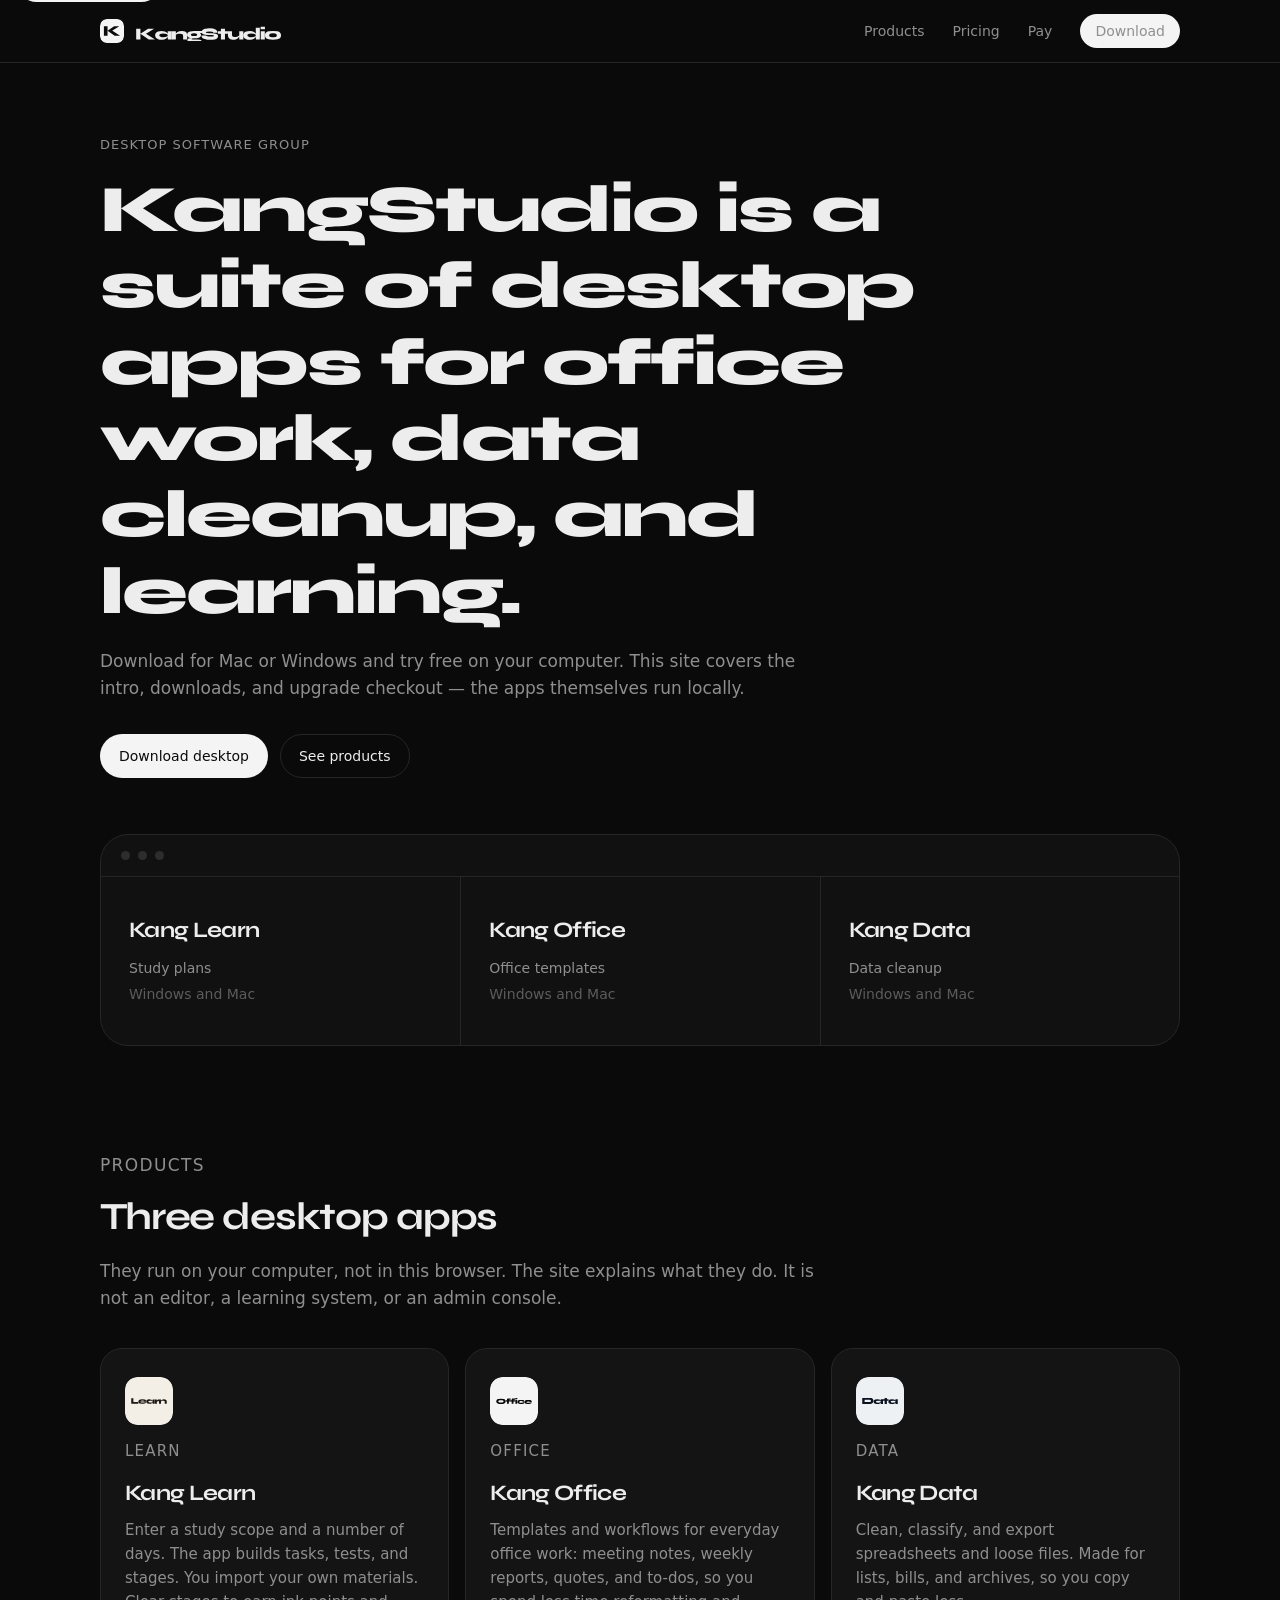
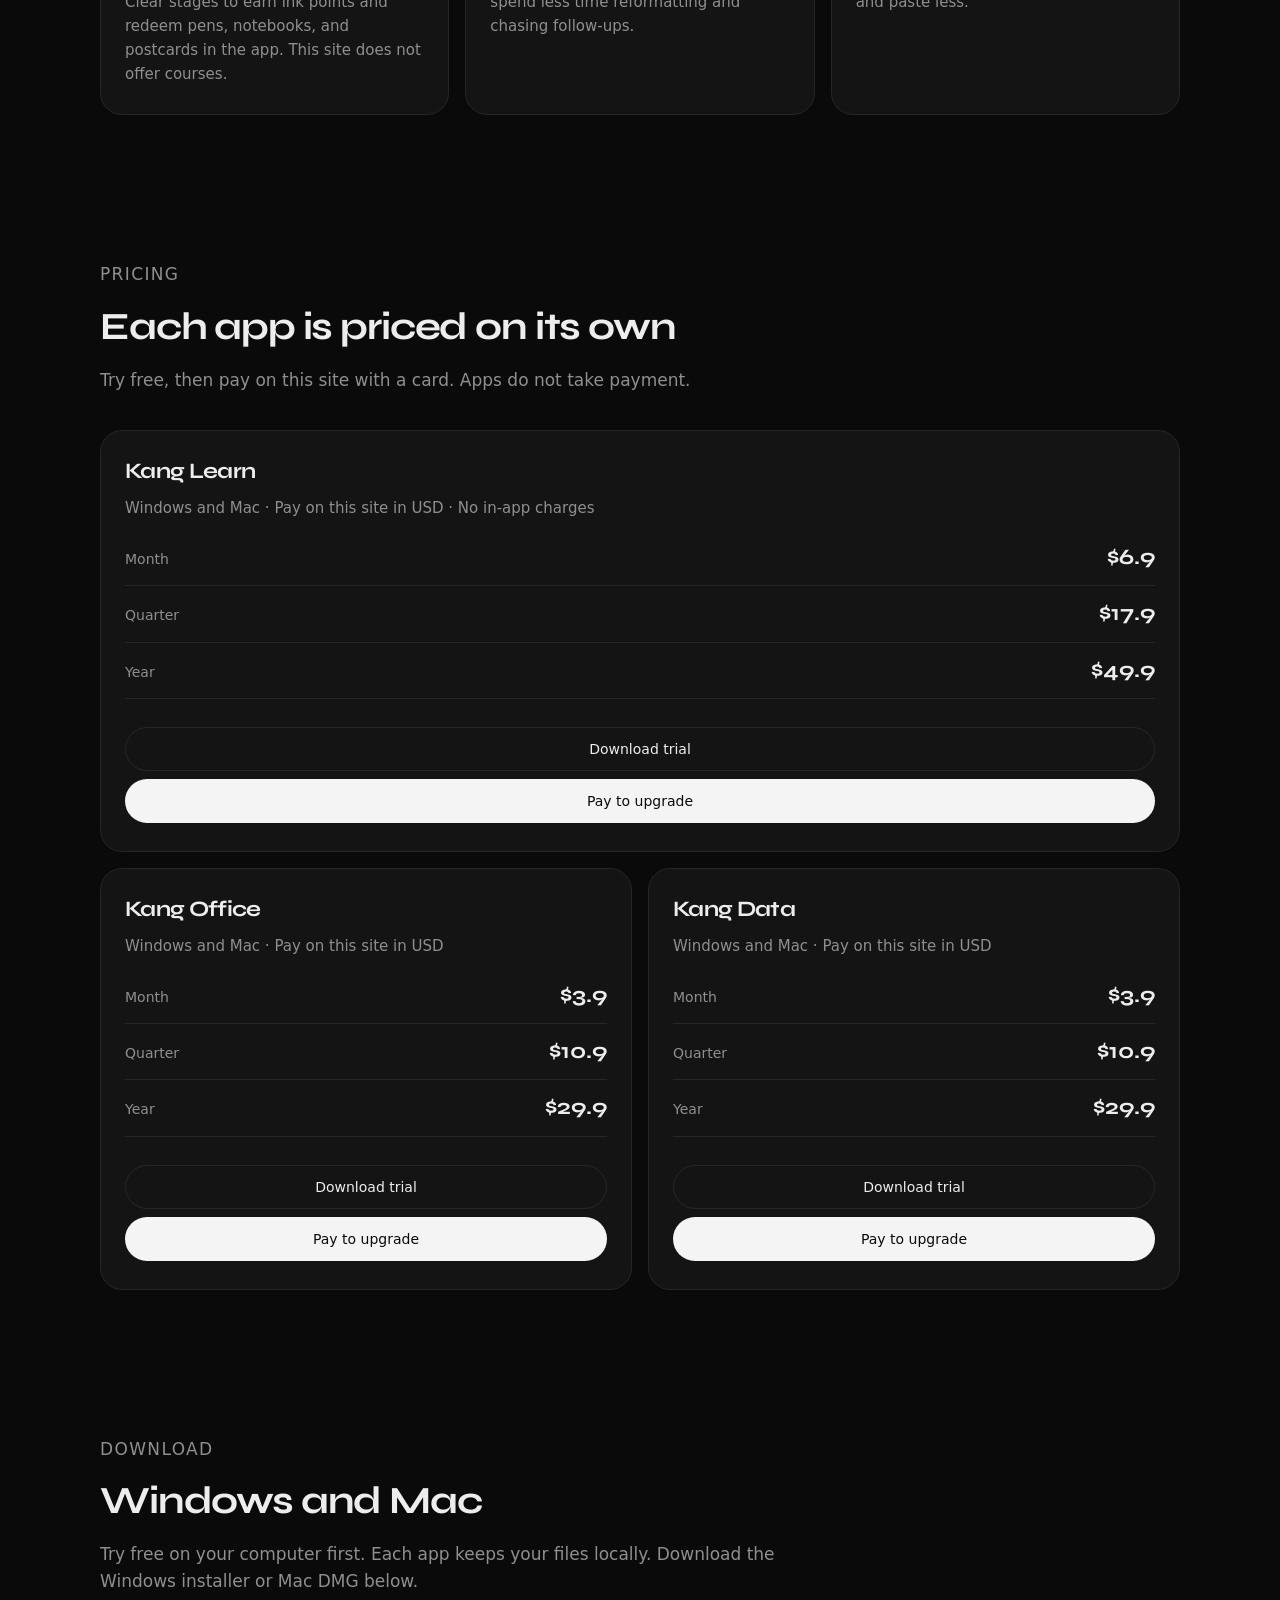
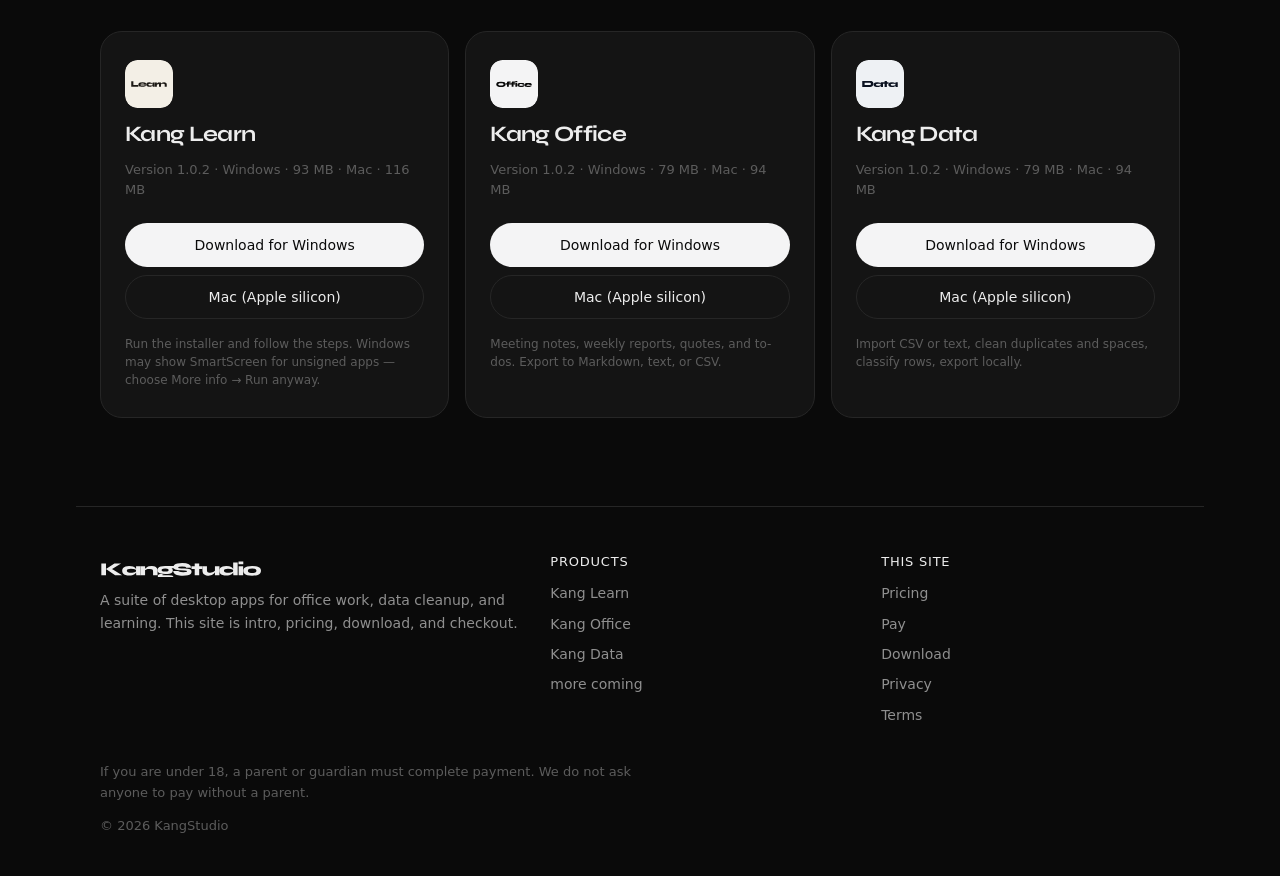
<file: index.html>
<!DOCTYPE html>
<html lang="en">
<head>
  <meta charset="utf-8">
  <meta name="viewport" content="width=device-width, initial-scale=1">
  <title>KangStudio · Desktop apps for office, data, and learning</title>
  <meta name="description" content="KangStudio is a suite of desktop apps for office work, data cleanup, and learning. Download for Mac, try free on your computer, then come back here if you upgrade.">
  <link rel="canonical" href="https://kang998851.github.io/">
  <link rel="icon" href="favicon.svg" type="image/svg+xml">
  <link rel="preconnect" href="https://fonts.googleapis.com">
  <link rel="preconnect" href="https://fonts.gstatic.com" crossorigin>
  <link href="https://fonts.googleapis.com/css2?family=Syne:wght@500;600;700;800&display=swap" rel="stylesheet">
  <link rel="stylesheet" href="styles.css">
</head>
<body>
  <a class="skip" href="#main">Skip to content</a>

  <header class="site-header">
    <div class="header-inner">
      <a class="brand" href="index.html#top" aria-label="KangStudio home">
        <svg class="brand-mark" viewBox="0 0 32 32" width="24" height="24" aria-hidden="true">
          <rect width="32" height="32" rx="8.5" fill="currentColor"/>
          <path fill="#0a0a0a" d="M15.57 16.1V15.01L26.8 22.23H19.56L10.03 15.61L18.82 9.77H25.75ZM5.2 9.77H10.06V22.23H5.2Z"/>
        </svg>
        <span class="brand-type" aria-hidden="true"></span>
      </a>

      <input class="nav-check" type="checkbox" id="nav-toggle">
      <label class="nav-toggle" for="nav-toggle">
        <span class="sr-only">Open menu</span>
        <span class="nav-toggle-bar"></span>
      </label>

      <nav class="nav" aria-label="Site">
        <a href="index.html#products">Products</a>
        <a href="index.html#pricing">Pricing</a>
        <a href="checkout.html">Pay</a>
        <a class="btn btn-solid btn-sm" href="index.html#download">Download</a>
      </nav>
    </div>
  </header>

  <main id="main">
    <section class="hero" id="top">
      <p class="eyebrow">Desktop software group</p>
      <h1>KangStudio is a suite of desktop apps for office work, data cleanup, and learning.</h1>
      <p class="lede">Download for Mac or Windows and try free on your computer. This site covers the intro, downloads, and upgrade checkout — the apps themselves run locally.</p>
      <div class="hero-actions">
        <a class="btn btn-solid" href="index.html#download">Download desktop</a>
        <a class="btn btn-ghost" href="index.html#products">See products</a>
      </div>

      <div class="suite" aria-hidden="true">
        <div class="suite-chrome">
          <span></span><span></span><span></span>
        </div>
        <div class="suite-grid">
          <article>
            <p class="suite-name">Kang Learn</p>
            <p>Study plans</p>
            <p>Windows and Mac</p>
          </article>
          <article>
            <p class="suite-name">Kang Office</p>
            <p>Office templates</p>
            <p>Windows and Mac</p>
          </article>
          <article>
            <p class="suite-name">Kang Data</p>
            <p>Data cleanup</p>
            <p>Windows and Mac</p>
          </article>
        </div>
      </div>
    </section>

    <section class="section" id="products">
      <div class="section-head">
        <p class="eyebrow">Products</p>
        <h2>Three desktop apps</h2>
        <p>They run on your computer, not in this browser. The site explains what they do. It is not an editor, a learning system, or an admin console.</p>
      </div>

      <div class="card-grid">
        <article class="card">
          <img class="product-logo" src="logos/kang-learn.svg" width="48" height="48" alt="">
          <p class="card-kicker">Learn</p>
          <h3>Kang Learn</h3>
          <p>Enter a study scope and a number of days. The app builds tasks, tests, and stages. You import your own materials. Clear stages to earn ink points and redeem pens, notebooks, and postcards in the app. This site does not offer courses.</p>
        </article>
        <article class="card">
          <img class="product-logo" src="logos/kang-office.svg" width="48" height="48" alt="">
          <p class="card-kicker">Office</p>
          <h3>Kang Office</h3>
          <p>Templates and workflows for everyday office work: meeting notes, weekly reports, quotes, and to-dos, so you spend less time reformatting and chasing follow-ups.</p>
        </article>
        <article class="card">
          <img class="product-logo" src="logos/kang-data.svg" width="48" height="48" alt="">
          <p class="card-kicker">Data</p>
          <h3>Kang Data</h3>
          <p>Clean, classify, and export spreadsheets and loose files. Made for lists, bills, and archives, so you copy and paste less.</p>
        </article>
      </div>
    </section>

    <section class="section" id="pricing">
      <div class="section-head">
        <p class="eyebrow">Pricing</p>
        <h2>Each app is priced on its own</h2>
        <p>Try free, then pay on this site with a card. Apps do not take payment.</p>
      </div>

      <div class="pricing-wrap">
        <div class="card-grid pricing-grid">
          <article class="card price-card price-learn">
            <h3>Kang Learn</h3>
            <p class="price-note">Windows and Mac · Pay on this site in USD · No in-app charges</p>
            <ul class="price-list">
              <li><span>Month</span><strong>$6.9</strong></li>
              <li><span>Quarter</span><strong>$17.9</strong></li>
              <li><span>Year</span><strong>$49.9</strong></li>
            </ul>
            <div class="price-actions">
              <a class="btn btn-ghost btn-block" href="index.html#download">Download trial</a>
              <a class="btn btn-solid btn-block" href="checkout.html?product=learn">Pay to upgrade</a>
            </div>
          </article>

          <article class="card price-card">
            <h3>Kang Office</h3>
            <p class="price-note">Windows and Mac · Pay on this site in USD</p>
            <ul class="price-list">
              <li><span>Month</span><strong>$3.9</strong></li>
              <li><span>Quarter</span><strong>$10.9</strong></li>
              <li><span>Year</span><strong>$29.9</strong></li>
            </ul>
            <div class="price-actions">
              <a class="btn btn-ghost btn-block" href="index.html#download">Download trial</a>
              <a class="btn btn-solid btn-block" href="checkout.html?product=office">Pay to upgrade</a>
            </div>
          </article>

          <article class="card price-card">
            <h3>Kang Data</h3>
            <p class="price-note">Windows and Mac · Pay on this site in USD</p>
            <ul class="price-list">
              <li><span>Month</span><strong>$3.9</strong></li>
              <li><span>Quarter</span><strong>$10.9</strong></li>
              <li><span>Year</span><strong>$29.9</strong></li>
            </ul>
            <div class="price-actions">
              <a class="btn btn-ghost btn-block" href="index.html#download">Download trial</a>
              <a class="btn btn-solid btn-block" href="checkout.html?product=data">Pay to upgrade</a>
            </div>
          </article>
        </div>
      </div>
    </section>

    <section class="section" id="download">
      <div class="section-head">
        <p class="eyebrow">Download</p>
        <h2>Windows and Mac</h2>
        <p>Try free on your computer first. Each app keeps your files locally. Download the Windows installer or Mac DMG below.</p>
      </div>

      <div class="card-grid">
        <article class="card download-card" data-download-app="learn">
          <img class="product-logo" src="logos/kang-learn.svg" width="48" height="48" alt="">
          <h3>Kang Learn</h3>
          <p class="muted" data-download-note>Checking for Mac build…</p>
          <div class="download-actions">
            <a class="btn btn-solid btn-block is-disabled" data-download-win aria-disabled="true">Download for Windows</a>
            <a class="btn btn-ghost btn-block is-disabled" data-download-mac aria-disabled="true">Mac (Apple silicon)</a>
          </div>
          <p class="hint">Run the installer and follow the steps. Windows may show SmartScreen for unsigned apps — choose More info → Run anyway.</p>
        </article>
        <article class="card download-card" data-download-app="office">
          <img class="product-logo" src="logos/kang-office.svg" width="48" height="48" alt="">
          <h3>Kang Office</h3>
          <p class="muted" data-download-note>Checking for Mac build…</p>
          <div class="download-actions">
            <a class="btn btn-solid btn-block is-disabled" data-download-win aria-disabled="true">Download for Windows</a>
            <a class="btn btn-ghost btn-block is-disabled" data-download-mac aria-disabled="true">Mac (Apple silicon)</a>
          </div>
          <p class="hint">Meeting notes, weekly reports, quotes, and to-dos. Export to Markdown, text, or CSV.</p>
        </article>
        <article class="card download-card" data-download-app="data">
          <img class="product-logo" src="logos/kang-data.svg" width="48" height="48" alt="">
          <h3>Kang Data</h3>
          <p class="muted" data-download-note>Checking for Mac build…</p>
          <div class="download-actions">
            <a class="btn btn-solid btn-block is-disabled" data-download-win aria-disabled="true">Download for Windows</a>
            <a class="btn btn-ghost btn-block is-disabled" data-download-mac aria-disabled="true">Mac (Apple silicon)</a>
          </div>
          <p class="hint">Import CSV or text, clean duplicates and spaces, classify rows, export locally.</p>
        </article>
      </div>
    </section>
  </main>

  <footer class="site-footer">
    <div class="footer-grid">
      <div>
        <p class="brand footer-brand"><span class="brand-type" aria-hidden="true"></span><span class="sr-only">KangStudio</span></p>
        <p>A suite of desktop apps for office work, data cleanup, and learning. This site is intro, pricing, download, and checkout.</p>
      </div>
      <div>
        <h2>Products</h2>
        <ul>
          <li><a href="index.html#products">Kang Learn</a></li>
          <li><a href="index.html#products">Kang Office</a></li>
          <li><a href="index.html#products">Kang Data</a></li>
          <li>more coming</li>
        </ul>
      </div>
      <div>
        <h2>This site</h2>
        <ul>
          <li><a href="index.html#pricing">Pricing</a></li>
          <li><a href="checkout.html">Pay</a></li>
          <li><a href="index.html#download">Download</a></li>
          <li><a href="privacy.html">Privacy</a></li>
          <li><a href="terms.html">Terms</a></li>
        </ul>
      </div>
    </div>
    <p class="footer-legal">If you are under 18, a parent or guardian must complete payment. We do not ask anyone to pay without a parent.</p>
    <p class="footer-copy">© 2026 KangStudio</p>
  </footer>
  <script src="download.js"></script>
</body>
</html>
</file>
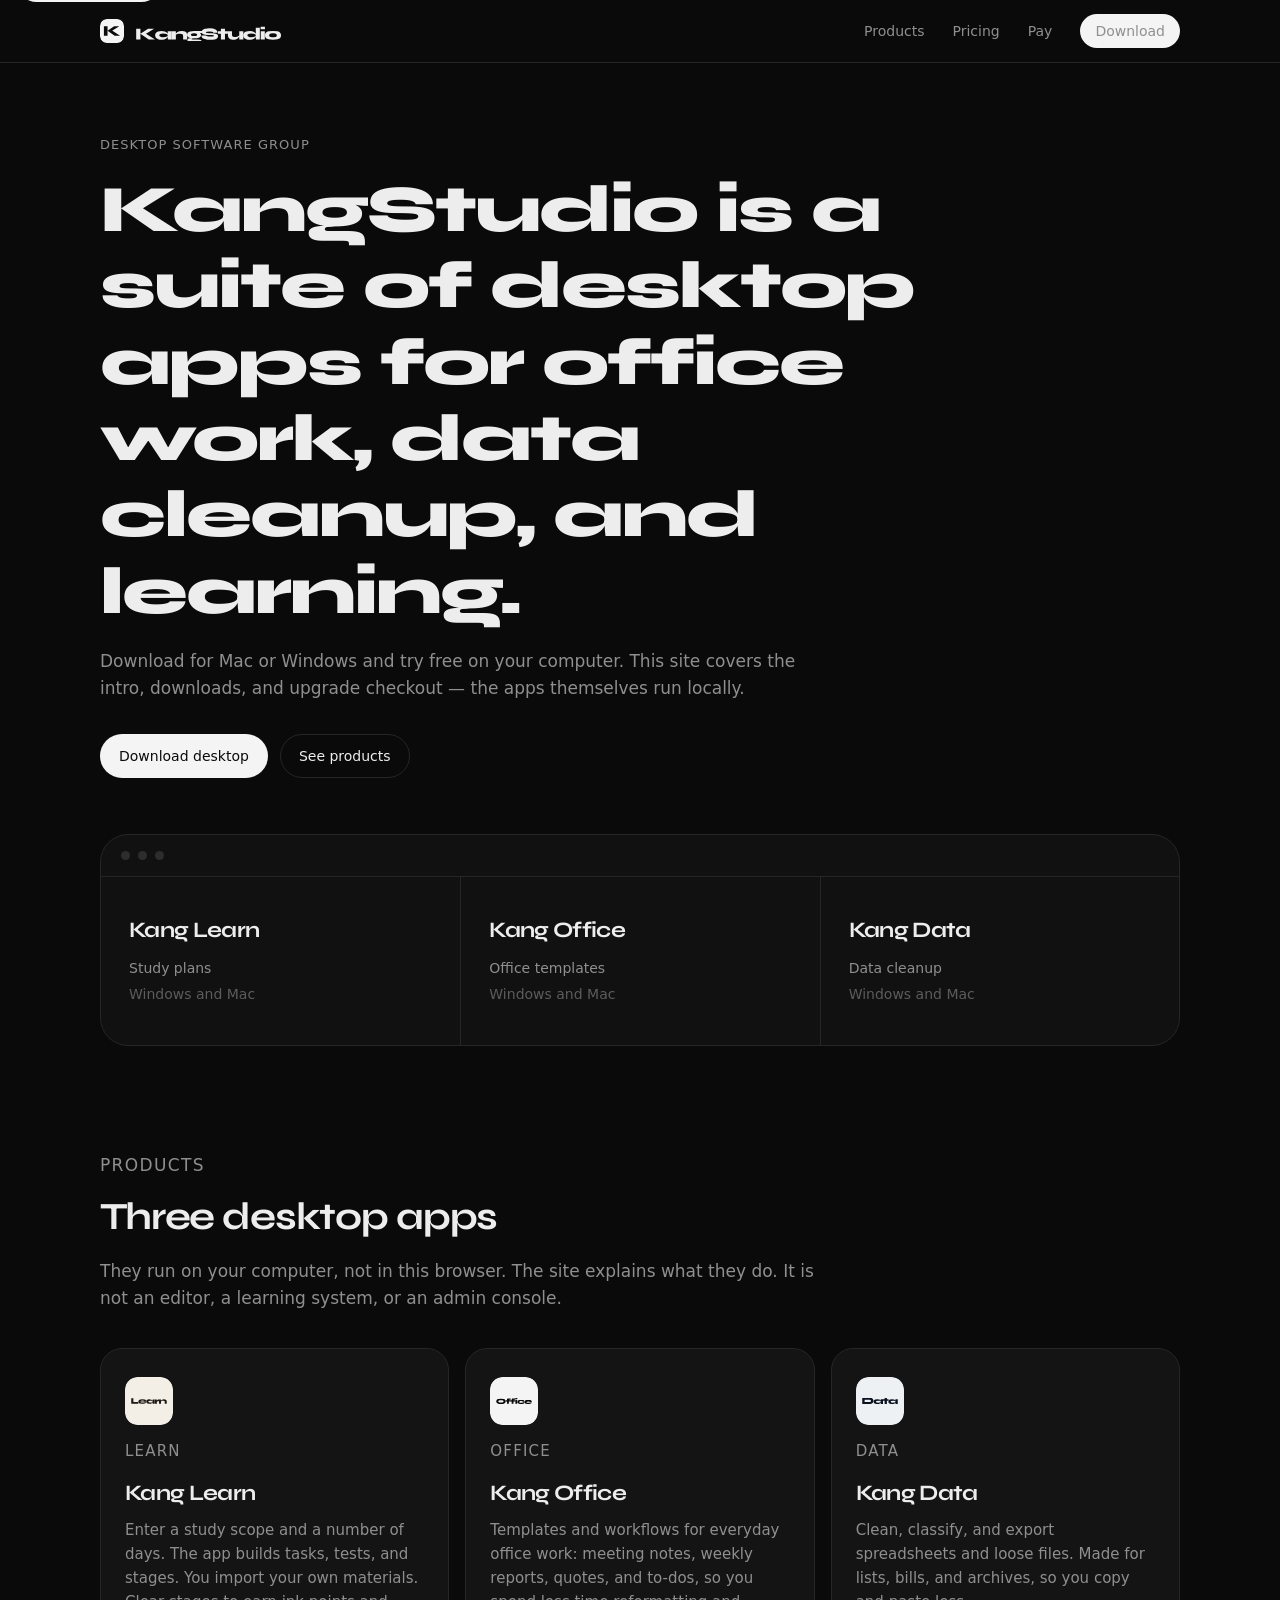
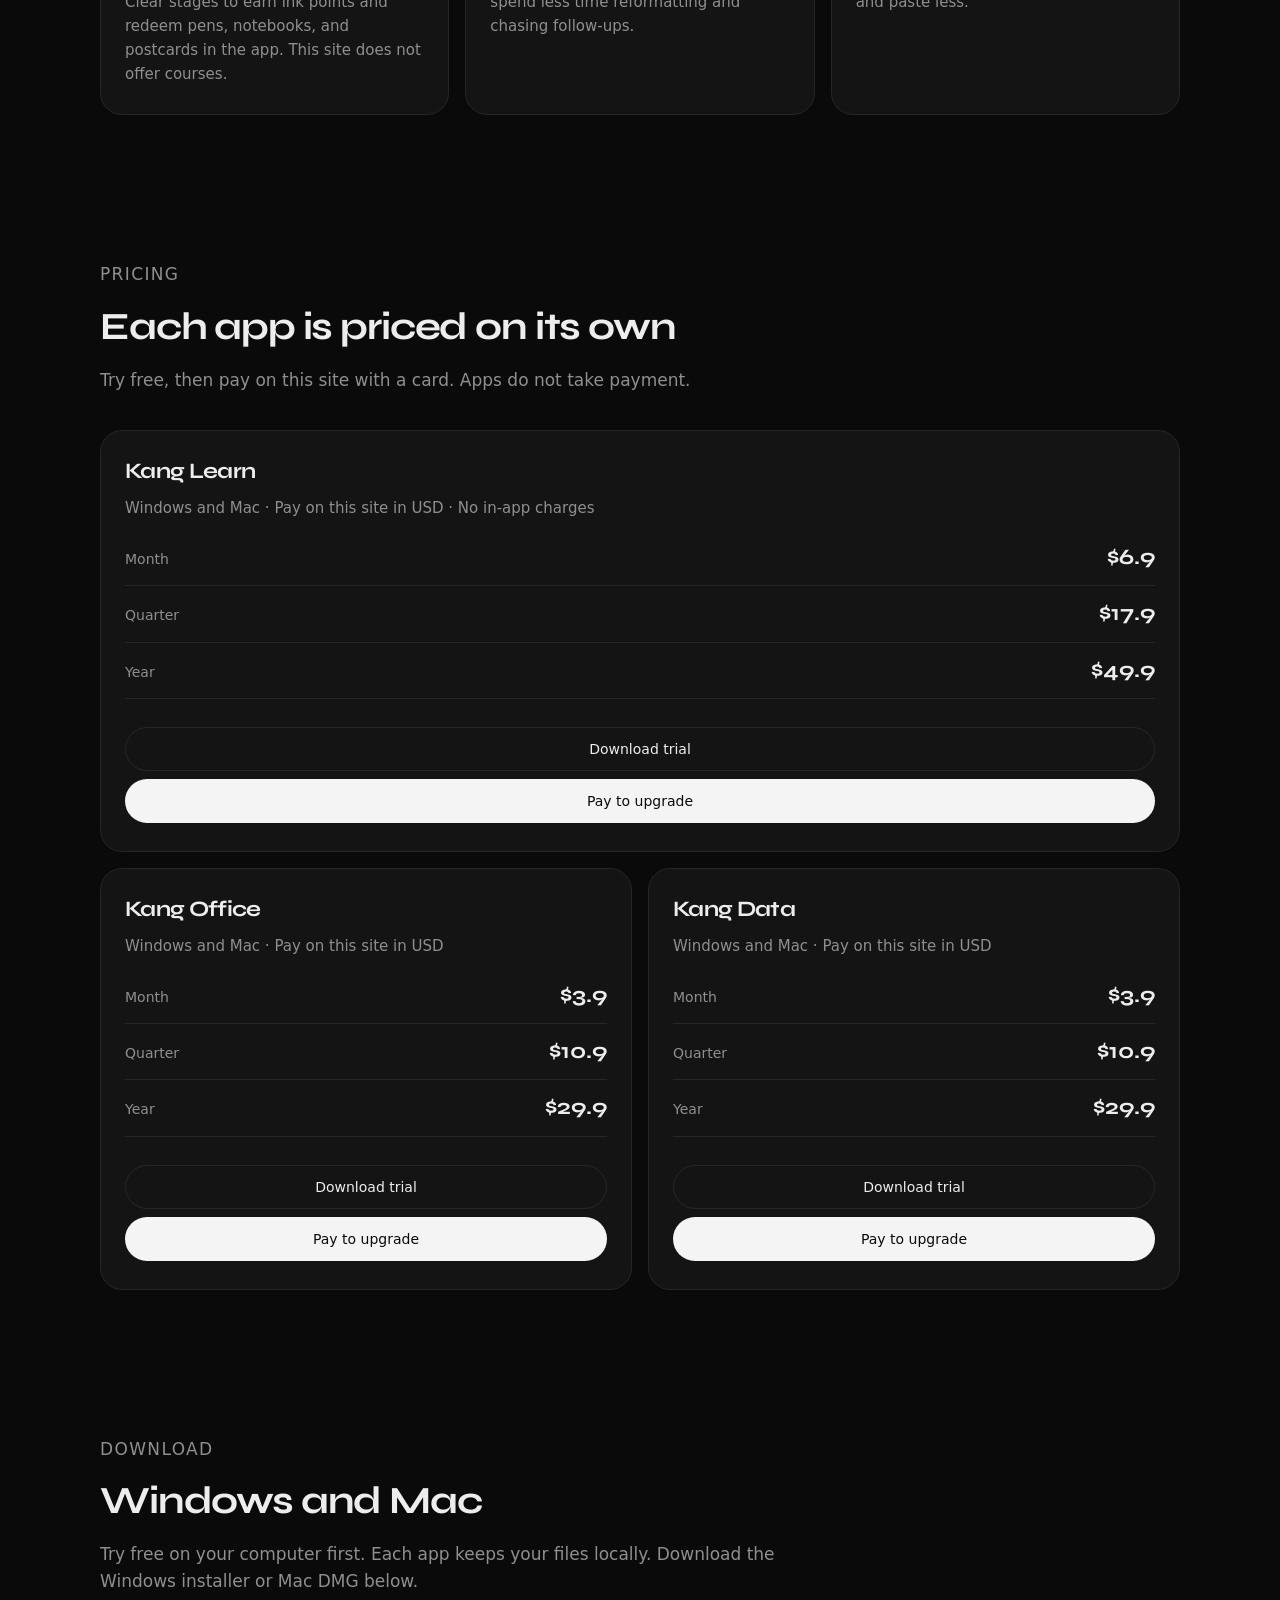
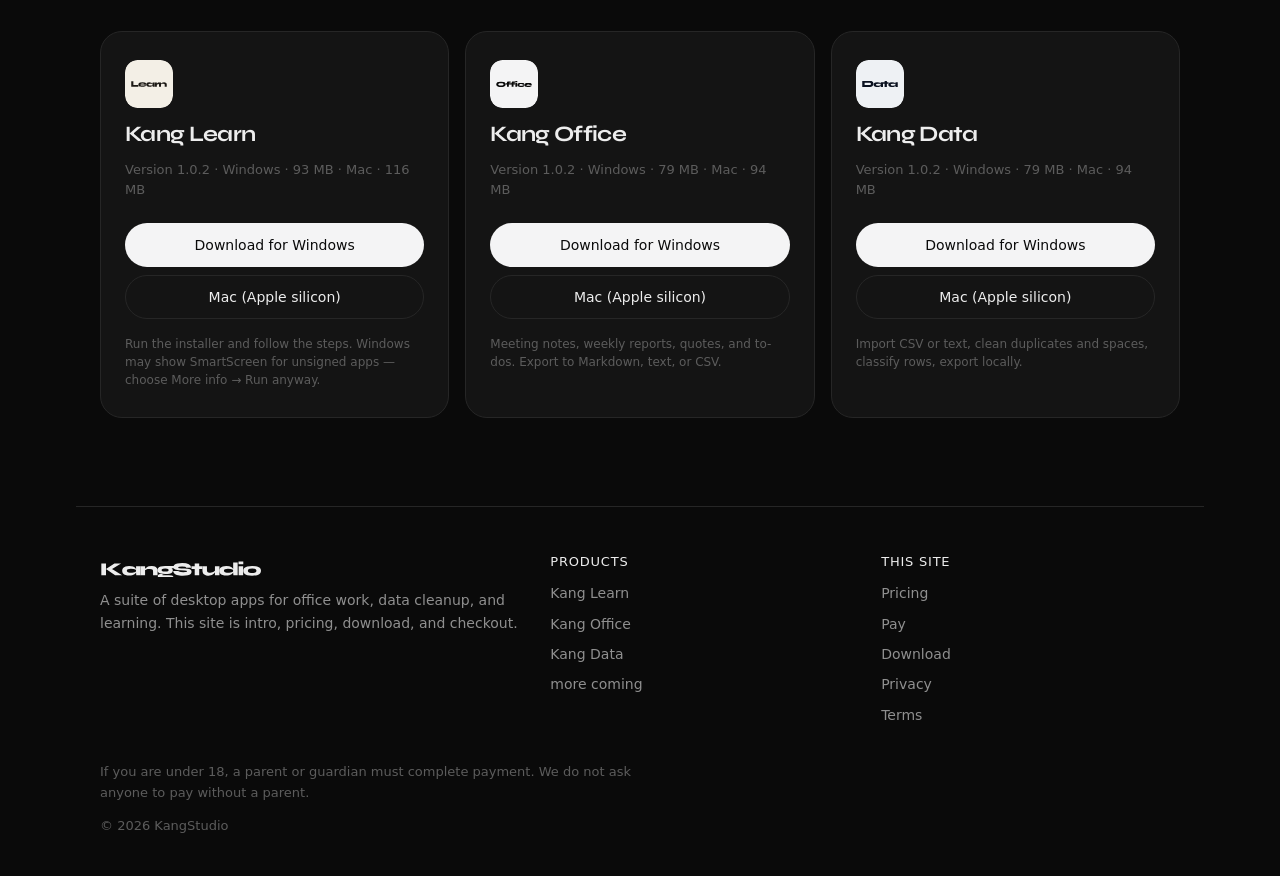
<file: downloads/index.html>
<!DOCTYPE html>
<html lang="en">
<head>
  <meta charset="utf-8">
  <title>Downloads · KangStudio</title>
  <link rel="canonical" href="https://kang998851.github.io/index.html#download">
  <meta http-equiv="refresh" content="0;url=../index.html#download">
  <script>location.replace("../index.html#download");</script>
</head>
<body>
  <a href="../index.html#download">Go to downloads</a>
</body>
</html>
</file>
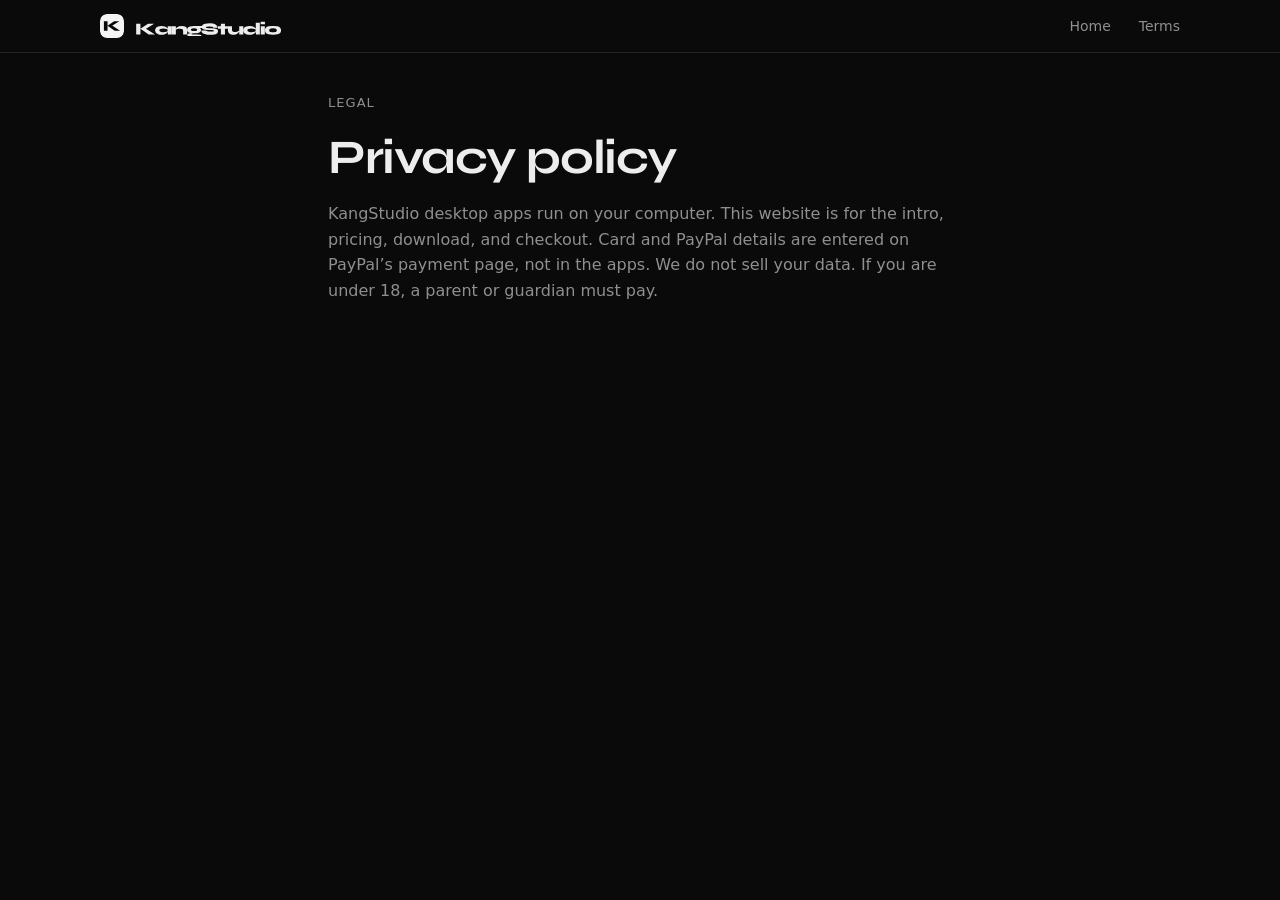
<file: privacy.html>
<!DOCTYPE html>
<html lang="en">
<head>
  <meta charset="utf-8">
  <meta name="viewport" content="width=device-width, initial-scale=1">
  <title>Privacy · KangStudio</title>
  <link rel="icon" href="favicon.svg" type="image/svg+xml">
  <link rel="preconnect" href="https://fonts.googleapis.com">
  <link rel="preconnect" href="https://fonts.gstatic.com" crossorigin>
  <link href="https://fonts.googleapis.com/css2?family=Syne:wght@500;600;700;800&display=swap" rel="stylesheet">
  <link rel="stylesheet" href="styles.css">
</head>
<body>
  <header class="site-header">
    <div class="header-inner">
      <a class="brand" href="index.html" aria-label="KangStudio home">
        <svg class="brand-mark" viewBox="0 0 32 32" width="24" height="24" aria-hidden="true">
          <rect width="32" height="32" rx="8.5" fill="currentColor"/>
          <path fill="#0a0a0a" d="M15.57 16.1V15.01L26.8 22.23H19.56L10.03 15.61L18.82 9.77H25.75ZM5.2 9.77H10.06V22.23H5.2Z"/>
        </svg>
        <span class="brand-type" aria-hidden="true"></span>
      </a>
      <nav class="nav" aria-label="Site">
        <a href="index.html">Home</a>
        <a href="terms.html">Terms</a>
      </nav>
    </div>
  </header>
  <main class="section legal-page">
    <p class="eyebrow">Legal</p>
    <h1>Privacy policy</h1>
    <p>KangStudio desktop apps run on your computer. This website is for the intro, pricing, download, and checkout. Card and PayPal details are entered on PayPal’s payment page, not in the apps. We do not sell your data. If you are under 18, a parent or guardian must pay.</p>
  </main>
</body>
</html>
</file>
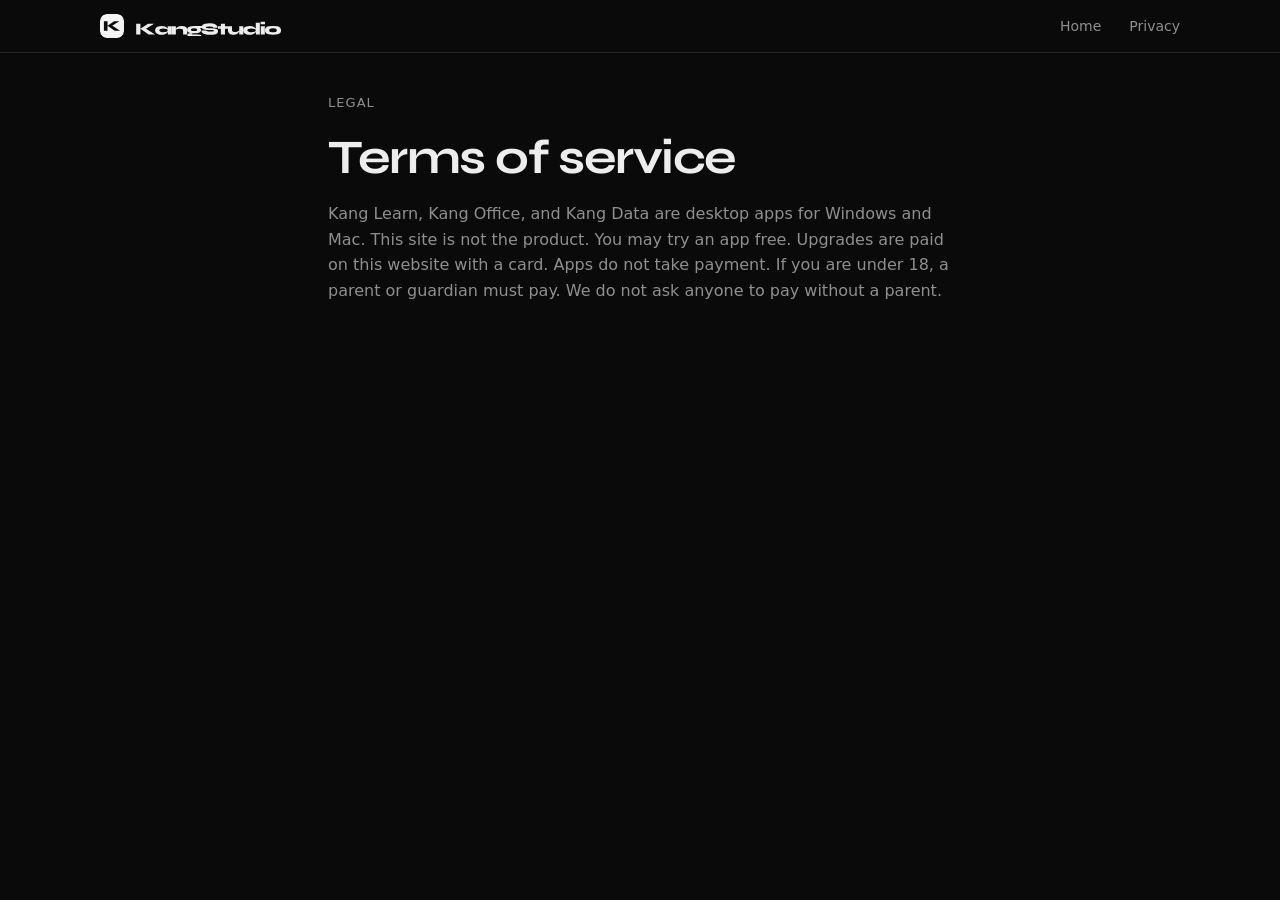
<file: refund.html>
<!DOCTYPE html>
<html lang="en">
<head>
  <meta charset="utf-8">
  <title>Refund · KangStudio</title>
  <script>location.replace("terms.html");</script>
  <meta http-equiv="refresh" content="0;url=terms.html">
</head>
<body>
  <a href="terms.html">Continue to terms</a>
</body>
</html>
</file>
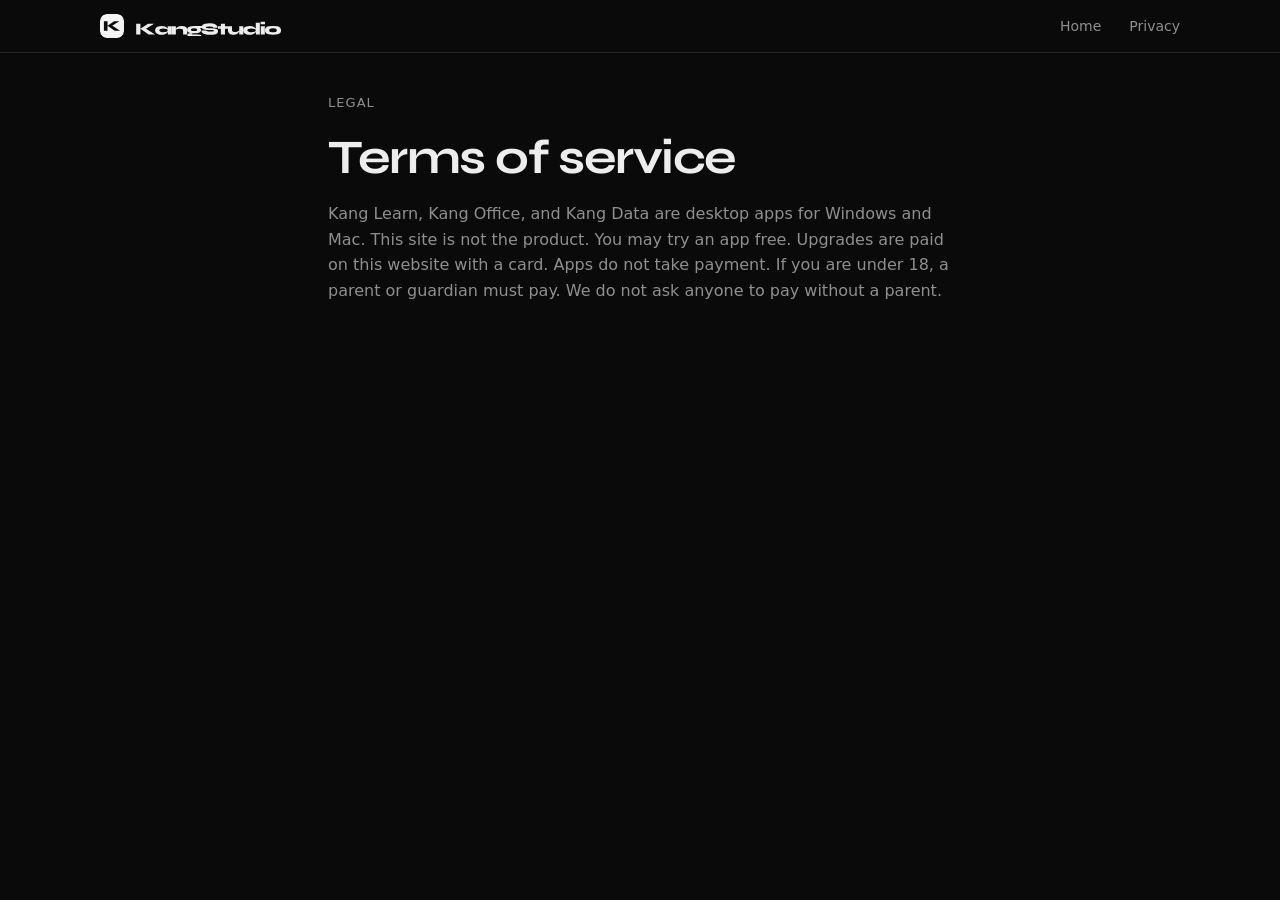
<file: terms.html>
<!DOCTYPE html>
<html lang="en">
<head>
  <meta charset="utf-8">
  <meta name="viewport" content="width=device-width, initial-scale=1">
  <title>Terms · KangStudio</title>
  <link rel="icon" href="favicon.svg" type="image/svg+xml">
  <link rel="preconnect" href="https://fonts.googleapis.com">
  <link rel="preconnect" href="https://fonts.gstatic.com" crossorigin>
  <link href="https://fonts.googleapis.com/css2?family=Syne:wght@500;600;700;800&display=swap" rel="stylesheet">
  <link rel="stylesheet" href="styles.css">
</head>
<body>
  <header class="site-header">
    <div class="header-inner">
      <a class="brand" href="index.html" aria-label="KangStudio home">
        <svg class="brand-mark" viewBox="0 0 32 32" width="24" height="24" aria-hidden="true">
          <rect width="32" height="32" rx="8.5" fill="currentColor"/>
          <path fill="#0a0a0a" d="M15.57 16.1V15.01L26.8 22.23H19.56L10.03 15.61L18.82 9.77H25.75ZM5.2 9.77H10.06V22.23H5.2Z"/>
        </svg>
        <span class="brand-type" aria-hidden="true"></span>
      </a>
      <nav class="nav" aria-label="Site">
        <a href="index.html">Home</a>
        <a href="privacy.html">Privacy</a>
      </nav>
    </div>
  </header>
  <main class="section legal-page">
    <p class="eyebrow">Legal</p>
    <h1>Terms of service</h1>
    <p>Kang Learn, Kang Office, and Kang Data are desktop apps for Windows and Mac. This site is not the product. You may try an app free. Upgrades are paid on this website with a card. Apps do not take payment. If you are under 18, a parent or guardian must pay. We do not ask anyone to pay without a parent.</p>
  </main>
</body>
</html>
</file>
<file: styles.css>
:root {
  --bg: #0a0a0a;
  --bg-elevated: #111111;
  --bg-card: #141414;
  --line: #262626;
  --text: #ededed;
  --muted: #8f8f8f;
  --faint: #5c5c5c;
  --solid: #f4f4f5;
  --solid-text: #0a0a0a;
  --radius: 22px;
  --radius-sm: 14px;
  --max: 1080px;
  --display: "Syne", ui-sans-serif, system-ui, sans-serif;
  --sans: ui-sans-serif, system-ui, "Segoe UI", sans-serif;
}

*,
*::before,
*::after {
  box-sizing: border-box;
}

html {
  scroll-behavior: smooth;
  scroll-padding-top: 72px;
}

body {
  margin: 0;
  background: var(--bg);
  color: var(--text);
  font-family: var(--sans);
  font-size: 16px;
  line-height: 1.6;
  -webkit-font-smoothing: antialiased;
}

img,
svg {
  display: block;
}

a {
  color: inherit;
  text-decoration: none;
}

h1,
h2,
h3,
.brand {
  font-family: var(--display);
  font-weight: 700;
  letter-spacing: -0.03em;
  line-height: 1.15;
}

h1,
h2,
h3,
h4,
p,
ul,
dl {
  margin: 0;
}

button,
input {
  font: inherit;
}

input[type="radio"],
input[type="checkbox"] {
  accent-color: var(--text);
}

.sr-only {
  position: absolute;
  width: 1px;
  height: 1px;
  padding: 0;
  margin: -1px;
  overflow: hidden;
  clip: rect(0, 0, 0, 0);
  white-space: nowrap;
  border: 0;
}

.skip {
  position: absolute;
  left: 16px;
  top: -40px;
  z-index: 20;
  padding: 8px 12px;
  background: var(--solid);
  color: var(--solid-text);
  border-radius: 999px;
}

.skip:focus {
  top: 12px;
}

.site-header {
  position: sticky;
  top: 0;
  z-index: 10;
  background: var(--bg);
  border-bottom: 1px solid var(--line);
}

.header-inner {
  position: relative;
  display: flex;
  align-items: center;
  justify-content: space-between;
  gap: 24px;
  max-width: calc(var(--max) + 48px);
  margin: 0 auto;
  padding: 14px 24px;
}

.brand {
  display: inline-flex;
  align-items: center;
  gap: 11px;
  font-size: 16px;
  font-weight: 800;
  letter-spacing: -0.06em;
  color: var(--text);
}

.brand-type {
  display: block;
  width: 148px;
  height: 20px;
  background: currentColor;
  -webkit-mask: url("logos/kangstudio-type.svg") left center / contain no-repeat;
  mask: url("logos/kangstudio-type.svg") left center / contain no-repeat;
}

.footer-brand .brand-type {
  width: 168px;
  height: 22px;
}

.brand-mark {
  color: var(--solid);
  flex: none;
  border-radius: 7px;
}

.nav-check {
  display: none;
}

.nav-toggle {
  display: none;
  width: 40px;
  height: 40px;
  place-items: center;
  border: 1px solid var(--line);
  border-radius: 999px;
  cursor: pointer;
}

.nav-toggle-bar,
.nav-toggle-bar::before,
.nav-toggle-bar::after {
  display: block;
  width: 14px;
  height: 1.5px;
  background: var(--text);
  border-radius: 2px;
}

.nav-toggle-bar {
  position: relative;
}

.nav-toggle-bar::before,
.nav-toggle-bar::after {
  content: "";
  position: absolute;
  left: 0;
}

.nav-toggle-bar::before {
  top: -5px;
}

.nav-toggle-bar::after {
  top: 5px;
}

.nav {
  display: flex;
  align-items: center;
  gap: 28px;
}

.nav a {
  color: var(--muted);
  font-size: 14px;
}

.nav a:hover,
.nav a:focus-visible {
  color: var(--text);
}

.btn {
  display: inline-flex;
  align-items: center;
  justify-content: center;
  min-height: 44px;
  padding: 0 18px;
  border-radius: 999px;
  border: 1px solid transparent;
  font-family: var(--sans);
  font-size: 14px;
  font-weight: 500;
  line-height: 1;
  cursor: pointer;
}

.btn-sm {
  min-height: 34px;
  padding: 0 14px;
  font-size: 13px;
}

.btn-solid {
  background: var(--solid);
  color: var(--solid-text);
}

.btn-solid:hover,
.btn-solid:focus-visible {
  background: #ffffff;
}

.btn-ghost {
  background: transparent;
  border-color: var(--line);
  color: var(--text);
}

.btn-ghost:hover,
.btn-ghost:focus-visible {
  border-color: #3a3a3a;
  background: var(--bg-elevated);
}

.btn-block {
  width: 100%;
}

.is-disabled {
  opacity: 0.45;
  cursor: not-allowed;
  pointer-events: none;
}

.hero,
.section,
.site-footer {
  max-width: calc(var(--max) + 48px);
  margin: 0 auto;
  padding: 88px 24px;
}

.hero {
  padding-top: 72px;
  padding-bottom: 48px;
}

.eyebrow {
  margin-bottom: 16px;
  color: var(--muted);
  font-size: 13px;
  letter-spacing: 0.08em;
  text-transform: uppercase;
}

.hero h1 {
  max-width: 14em;
  font-size: clamp(2.15rem, 5.4vw, 4.15rem);
  font-weight: 800;
}

.lede,
.section-head p {
  max-width: 42em;
  margin-top: 18px;
  color: var(--muted);
  font-size: 17px;
}

.hero-actions {
  display: flex;
  flex-wrap: wrap;
  gap: 12px;
  margin-top: 32px;
}

.suite {
  margin-top: 56px;
  overflow: hidden;
  border: 1px solid var(--line);
  border-radius: 28px;
  background: var(--bg-elevated);
}

.suite-chrome {
  display: flex;
  gap: 8px;
  padding: 16px 20px;
  border-bottom: 1px solid var(--line);
}

.suite-chrome span {
  width: 9px;
  height: 9px;
  border-radius: 50%;
  background: #2d2d2d;
}

.suite-grid {
  display: grid;
  grid-template-columns: repeat(3, 1fr);
}

.suite-grid article {
  padding: 36px 28px 40px;
}

.suite-grid article + article {
  border-left: 1px solid var(--line);
}

.suite-grid p {
  margin: 0;
}

.suite-grid .suite-name {
  color: var(--text);
  font-family: var(--display);
  font-size: 22px;
  font-weight: 700;
  letter-spacing: -0.03em;
}

.suite-grid .suite-name + p {
  margin-top: 8px;
  color: var(--muted);
  font-size: 14px;
}

.suite-grid .suite-name + p + p {
  margin-top: 4px;
  color: var(--faint);
  font-size: 14px;
}

.section {
  padding-top: 40px;
}

.section-head {
  margin-bottom: 36px;
}

.section-head h2 {
  font-size: clamp(1.8rem, 3vw, 2.4rem);
}

.card-grid {
  display: grid;
  grid-template-columns: repeat(3, 1fr);
  gap: 16px;
}

.card {
  padding: 28px 24px;
  background: var(--bg-card);
  border: 1px solid var(--line);
  border-radius: var(--radius);
}

.card-kicker {
  margin-bottom: 18px;
  color: var(--faint);
  font-size: 12px;
  letter-spacing: 0.08em;
  text-transform: uppercase;
}

.product-logo {
  width: 48px;
  height: 48px;
  margin: 0 0 14px;
  border-radius: 12px;
}

.card h3 {
  margin-bottom: 12px;
  font-size: 22px;
}

.card p {
  color: var(--muted);
  font-size: 15px;
}

.pricing-wrap {
  display: grid;
  gap: 28px;
}

.segment {
  display: inline-flex;
  justify-self: start;
  padding: 4px;
  border: 1px solid var(--line);
  border-radius: 999px;
  background: var(--bg-elevated);
}

.segment label {
  min-width: 64px;
  padding: 8px 14px;
  border-radius: 999px;
  color: var(--muted);
  font-size: 13px;
  text-align: center;
  cursor: pointer;
}

.segment label:has(input:checked) {
  background: #2a2a2a;
  color: var(--text);
}

.pricing-grid {
  grid-template-columns: 1fr 1fr;
}

.price-learn {
  grid-column: 1 / -1;
}

.tier-split {
  display: grid;
  grid-template-columns: 1fr 1fr;
  gap: 20px;
  margin-bottom: 24px;
}

.tier-split h4 {
  margin-bottom: 6px;
  font-family: var(--display);
  font-size: 18px;
}

.tier-note {
  margin-bottom: 14px !important;
  font-size: 13px !important;
}

.tier-split .price-list {
  margin-bottom: 0;
}

.price-card {
  display: flex;
  flex-direction: column;
  min-height: 100%;
}

.price-note {
  margin-bottom: 20px;
  font-size: 13px;
}

.price-list {
  display: grid;
  gap: 10px;
  margin: 0 0 28px;
  padding: 0;
  list-style: none;
}

.price-list li {
  display: flex;
  align-items: baseline;
  justify-content: space-between;
  padding-bottom: 10px;
  border-bottom: 1px solid var(--line);
  color: var(--muted);
  font-size: 14px;
}

.price-list strong {
  color: var(--text);
  font-family: var(--display);
  font-size: 22px;
  font-weight: 700;
}

.price-actions {
  display: grid;
  gap: 8px;
  margin-top: auto;
}

.download-card p {
  margin-top: 6px;
}

.download-card .muted {
  margin: 8px 0 22px;
  color: var(--faint);
  font-size: 13px;
}

.download-actions {
  display: grid;
  gap: 8px;
}

.download-card .hint {
  margin: 16px 0 0;
  color: var(--faint);
  font-size: 12px;
  line-height: 1.5;
}

.site-footer {
  padding-top: 48px;
  padding-bottom: 40px;
  border-top: 1px solid var(--line);
  color: var(--muted);
  font-size: 14px;
}

.footer-grid {
  display: grid;
  grid-template-columns: 1.4fr 1fr 1fr;
  gap: 32px;
}

.footer-brand {
  margin-bottom: 12px;
  color: var(--text);
}

.site-footer h2 {
  margin-bottom: 12px;
  color: var(--text);
  font-size: 13px;
  font-family: var(--sans);
  font-weight: 500;
  letter-spacing: 0.06em;
  text-transform: uppercase;
}

.site-footer ul {
  padding: 0;
  list-style: none;
}

.site-footer li + li {
  margin-top: 8px;
}

.site-footer a:hover,
.site-footer a:focus-visible {
  color: var(--text);
}

.footer-legal {
  margin-top: 36px;
  max-width: 42em;
  color: var(--faint);
  font-size: 13px;
}

.footer-copy {
  margin-top: 12px;
  color: var(--faint);
  font-size: 13px;
}

.legal-page {
  max-width: 42em;
}

.legal-page h1 {
  margin-bottom: 16px;
  font-size: clamp(2rem, 4vw, 3rem);
}

.legal-page p {
  color: var(--muted);
}

.checkout-page {
  max-width: calc(var(--max) + 48px);
  margin: 0 auto;
  padding: 48px 24px 72px;
}

.checkout-page h1 {
  font-size: clamp(2rem, 4vw, 3.2rem);
}

.checkout-layout {
  display: grid;
  grid-template-columns: 1.05fr 0.95fr;
  gap: 40px;
  align-items: start;
}

.pay-form {
  display: grid;
  gap: 12px;
  margin-top: 32px;
}

.field-label {
  margin-top: 8px;
  color: var(--muted);
  font-size: 13px;
}

.field {
  width: 100%;
  min-height: 48px;
  padding: 0 14px;
  border: 1px solid var(--line);
  border-radius: var(--radius-sm);
  background: var(--bg);
  color: var(--text);
}

.field::placeholder {
  color: var(--faint);
}

.field:focus {
  outline: 1px solid #3a3a3a;
}

.field-wrap {
  position: relative;
}

.field-icon,
.field-hint {
  position: absolute;
  top: 50%;
  right: 12px;
  color: var(--faint);
  transform: translateY(-50%);
}

.field-hint {
  display: grid;
  width: 18px;
  height: 18px;
  place-items: center;
  border: 1px solid var(--line);
  border-radius: 50%;
  font-size: 11px;
}

.field-row {
  display: grid;
  grid-template-columns: 1fr 1fr;
  gap: 10px;
}

.pay-heading {
  margin-top: 20px;
  font-size: 22px;
}

.pay-secure {
  margin-top: -4px;
  color: var(--muted);
  font-size: 13px;
}

.pay-methods {
  overflow: hidden;
  border: 1px solid var(--line);
  border-radius: var(--radius);
  background: var(--bg-card);
}

.pay-method {
  display: grid;
  grid-template-columns: auto 1fr auto;
  gap: 10px;
  align-items: center;
  padding: 14px 16px;
  border-bottom: 1px solid var(--line);
  cursor: pointer;
}

.pay-method:has(input:checked) {
  background: var(--bg-elevated);
}

.pay-brands {
  color: var(--faint);
  font-size: 12px;
}

.card-panel {
  display: grid;
  gap: 10px;
  padding: 4px 16px 16px;
  border-bottom: 1px solid var(--line);
}

.pay-form:has(input[value="apple"]:checked) .card-panel,
.pay-form:has(input[value="paypal"]:checked) .card-panel {
  display: none;
}

.check-line {
  display: flex;
  gap: 10px;
  align-items: flex-start;
  color: var(--muted);
  font-size: 13px;
}

.check-line a {
  text-decoration: underline;
  text-underline-offset: 2px;
}

.legal-check {
  margin-top: 8px;
}

.payment-window {
  min-height: 480px;
  overflow: hidden;
  border: 1px solid var(--line);
  border-radius: var(--radius);
  background: var(--bg-card);
}

.payment-window[hidden] {
  display: none;
}

.setup-card {
  margin: 28px 0 8px;
  padding: 24px;
  border: 1px solid var(--line);
  border-radius: var(--radius);
  background: var(--bg-card);
}

.setup-card h2 {
  margin-bottom: 10px;
  font-size: 22px;
}

.setup-card p {
  color: var(--muted);
  font-size: 14px;
}

.setup-card .btn {
  margin: 14px 0 8px;
}

.license-box {
  display: grid;
  gap: 12px;
  margin-top: 24px;
}

.license-box[hidden] {
  display: none;
}

.form-status {
  min-height: 1.4em;
  color: var(--muted);
  font-size: 13px;
}

.checkout-summary {
  position: sticky;
  top: 88px;
  display: grid;
  gap: 14px;
  padding: 24px;
  border: 1px solid var(--line);
  border-radius: var(--radius);
  background: var(--bg-elevated);
}

.summary-item {
  display: grid;
  grid-template-columns: auto 1fr auto;
  gap: 12px;
  align-items: center;
  padding-bottom: 16px;
  border-bottom: 1px solid var(--line);
}

.summary-mark {
  display: grid;
  width: 48px;
  height: 48px;
  place-items: center;
  border-radius: 12px;
  background: var(--solid);
  color: var(--solid-text);
  font-family: var(--display);
  font-weight: 700;
}

.summary-name {
  color: var(--text);
  font-family: var(--display);
  font-size: 16px;
}

.summary-meta,
.summary-price {
  color: var(--muted);
  font-size: 13px;
}

.summary-price {
  color: var(--text);
  font-family: var(--display);
  font-size: 16px;
}

.checkout-summary .segment {
  width: 100%;
}

.checkout-summary .segment label {
  flex: 1;
}

.discount-row {
  display: grid;
  grid-template-columns: 1fr auto;
  gap: 8px;
}

.totals {
  display: grid;
  gap: 10px;
  padding-top: 8px;
  border-top: 1px solid var(--line);
}

.totals div {
  display: flex;
  justify-content: space-between;
  color: var(--muted);
  font-size: 14px;
}

.totals-sum {
  color: var(--text);
}

.totals-sum strong {
  font-family: var(--display);
  font-size: 22px;
}

@media (max-width: 860px) {
  .nav-toggle {
    display: grid;
  }

  .nav {
    display: none;
    position: absolute;
    top: calc(100% + 8px);
    right: 20px;
    left: 20px;
    z-index: 12;
    flex-direction: column;
    align-items: stretch;
    gap: 4px;
    padding: 12px;
    background: var(--bg-card);
    border: 1px solid var(--line);
    border-radius: var(--radius-sm);
  }

  .nav a {
    padding: 12px 10px;
  }

  .nav .btn {
    margin-top: 8px;
    width: 100%;
  }

  .nav-check:checked ~ .nav {
    display: flex;
  }

  .hero h1 {
    max-width: none;
  }

  .suite-grid,
  .card-grid,
  .footer-grid,
  .pricing-grid,
  .tier-split,
  .checkout-layout,
  .field-row,
  .discount-row {
    grid-template-columns: 1fr;
  }

  .checkout-summary {
    position: static;
  }

  .suite-grid article + article {
    border-left: 0;
    border-top: 1px solid var(--line);
  }

  .hero,
  .section,
  .site-footer {
    padding-left: 20px;
    padding-right: 20px;
  }
}

@media (prefers-reduced-motion: reduce) {
  html {
    scroll-behavior: auto;
  }
}

.hero-sub {
  font-size: 0.72em;
  font-weight: 600;
  color: var(--muted);
}

.feature-pills {
  display: flex;
  flex-wrap: wrap;
  gap: 0.5rem;
  margin: 1.75rem 0 0;
  padding: 0;
  list-style: none;
}

.feature-pills li {
  border: 1px solid var(--line);
  border-radius: 999px;
  padding: 0.35rem 0.85rem;
  font-size: 0.8rem;
  color: var(--muted);
}
</file>
